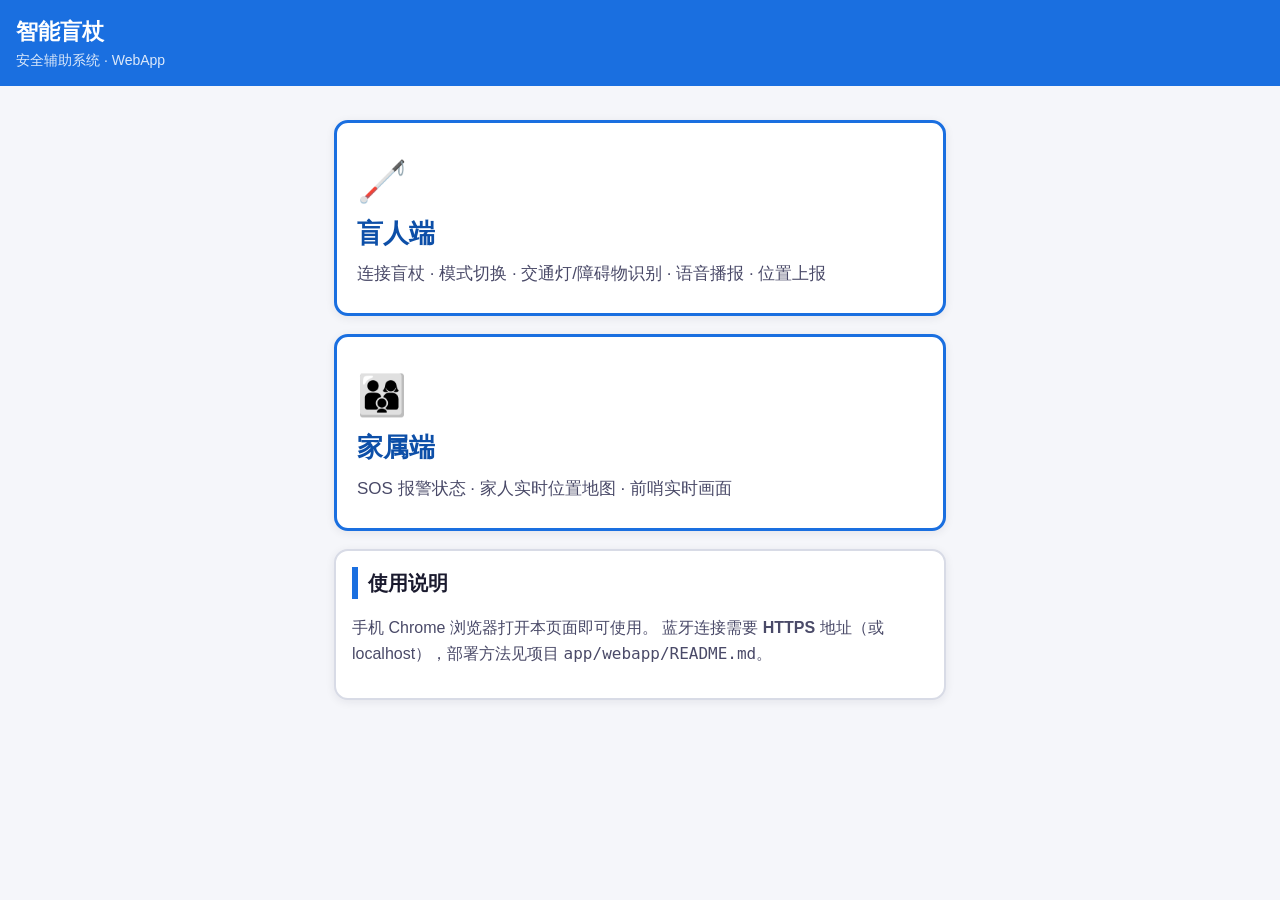
<file: app/webapp/index.html>
<!DOCTYPE html>
<html lang="zh-CN">
<head>
  <meta charset="UTF-8">
  <meta name="viewport" content="width=device-width, initial-scale=1.0, viewport-fit=cover">
  <meta name="theme-color" content="#1a6fe0">
  <title>智能盲杖 · App</title>
  <link rel="stylesheet" href="css/app.css">
</head>
<body>
  <header class="app-header">
    <h1>智能盲杖<span class="sub">安全辅助系统 · WebApp</span></h1>
  </header>

  <main class="page">
    <a class="role-entry" href="blind.html" aria-label="进入盲人端">
      <div class="role-icon" aria-hidden="true">🦯</div>
      <div class="role-title">盲人端</div>
      <div class="role-desc">连接盲杖 · 模式切换 · 交通灯/障碍物识别 · 语音播报 · 位置上报</div>
    </a>

    <a class="role-entry" href="family.html" aria-label="进入家属端">
      <div class="role-icon" aria-hidden="true">👨‍👩‍👦</div>
      <div class="role-title">家属端</div>
      <div class="role-desc">SOS 报警状态 · 家人实时位置地图 · 前哨实时画面</div>
    </a>

    <div class="card">
      <h2>使用说明</h2>
      <p style="font-size:16px;color:var(--c-text-sub)">
        手机 Chrome 浏览器打开本页面即可使用。
        蓝牙连接需要 <b>HTTPS</b> 地址（或 localhost），部署方法见项目
        <code>app/webapp/README.md</code>。
      </p>
    </div>
  </main>

  <div class="toast-area" id="toastArea" aria-live="polite"></div>
</body>
</html>
</file>
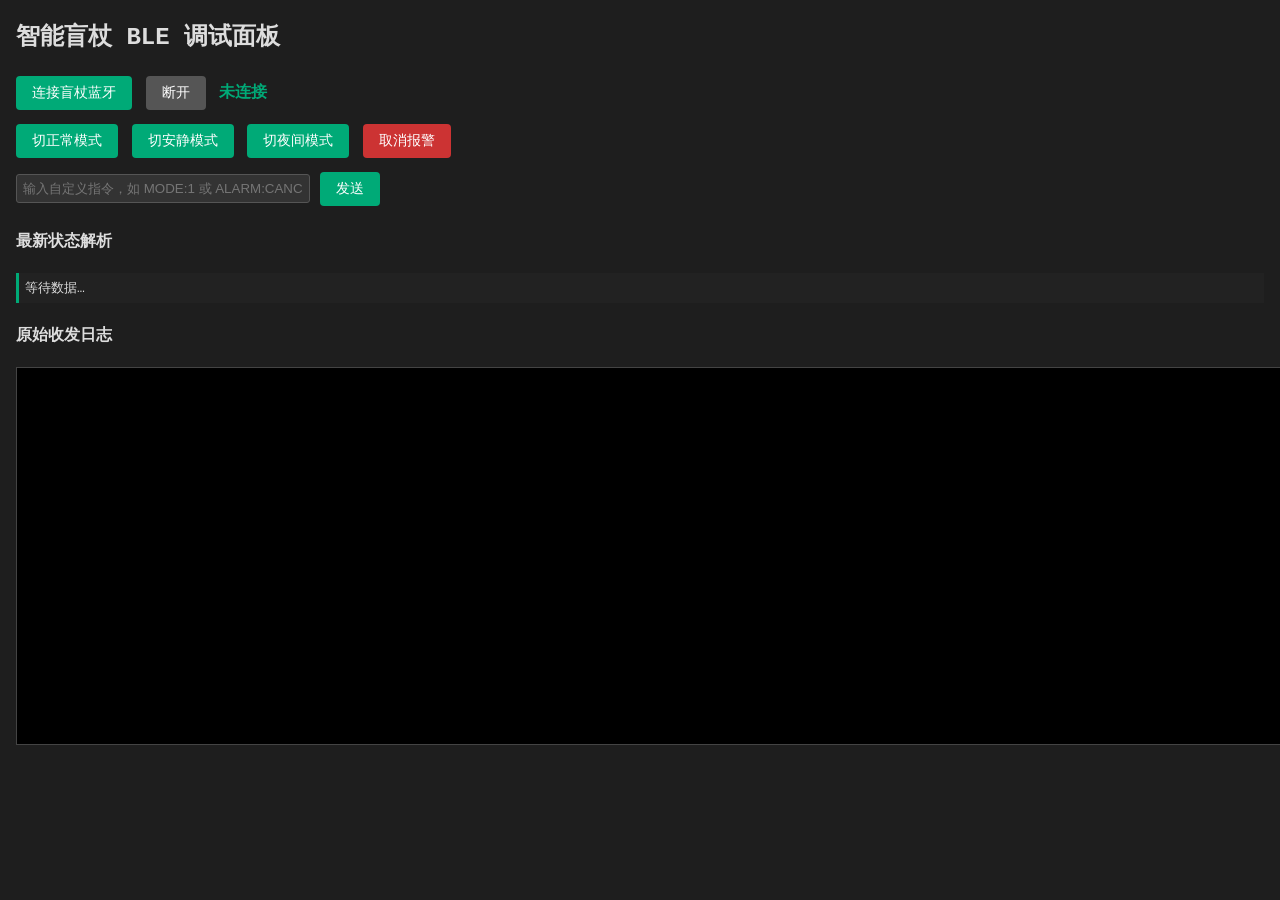
<file: tests/ble_debug.html>
<!DOCTYPE html>
<html lang="zh-CN">
<head>
<meta charset="UTF-8">
<title>智能盲杖 BLE 调试</title>
<style>
  body { font-family: "Microsoft YaHei", monospace; margin: 16px; background:#1e1e1e; color:#ddd; }
  button { padding:8px 16px; margin:4px 4px 4px 0; background:#0a7; color:#fff; border:none; border-radius:4px; cursor:pointer; font-size:14px; }
  button:disabled { background:#555; cursor:not-allowed; }
  button.danger { background:#c33; }
  button.warn { background:#e80; }
  #log { width:100%; height:360px; overflow-y:auto; background:#000; color:#0f0; padding:8px; font-size:12px; border:1px solid #444; white-space:pre-wrap; }
  .row { margin:6px 0; }
  #status { font-weight:bold; color:#0a7; }
  input[type=text] { width:280px; padding:6px; background:#333; color:#fff; border:1px solid #555; border-radius:3px; }
  .parsed { background:#222; border-left:3px solid #0a7; padding:6px; margin:4px 0; font-size:13px; }
</style>
</head>
<body>
<h2>智能盲杖 BLE 调试面板</h2>

<div class="row">
  <button id="btnConnect">连接盲杖蓝牙</button>
  <button id="btnDisconnect" disabled>断开</button>
  <span id="status">未连接</span>
</div>

<div class="row">
  <button id="btnMode0">切正常模式</button>
  <button id="btnMode1">切安静模式</button>
  <button id="btnMode2">切夜间模式</button>
  <button id="btnCancel" class="danger">取消报警</button>
</div>

<div class="row">
  <input type="text" id="cmdInput" placeholder="输入自定义指令，如 MODE:1 或 ALARM:CANCEL">
  <button id="btnSend">发送</button>
</div>

<h4>最新状态解析</h4>
<div id="parsed" class="parsed">等待数据…</div>

<h4>原始收发日志</h4>
<div id="log"></div>

<script>
const SERVICE_UUID = '6e400001-b5a3-f393-e0a9-e50e24dcca9e';
const RX_UUID       = '6e400002-b5a3-f393-e0a9-e50e24dcca9e'; // 盲杖 RX（写）
const TX_UUID       = '6e400003-b5a3-f393-e0a9-e50e24dcca9e'; // 盲杖 TX（通知）

let rxChar = null, txChar = null, device = null;
let log = document.getElementById('log');
let parsed = document.getElementById('parsed');
let buf = '';

function appendLog(s) {
  const t = new Date().toLocaleTimeString();
  log.textContent += `[${t}] ${s}\n`;
  log.scrollTop = log.scrollHeight;
}

function setStatus(s, ok=true) {
  parsed.style.borderLeftColor = ok ? '#0a7' : '#c33';
  document.getElementById('status').textContent = s;
}

// 解析状态字符串，友好显示
function parseStatus(line) {
  const parts = {};
  line.split(',').forEach(p => {
    const [k, v] = p.split(':');
    if (k) parts[k.trim()] = v.trim();
  });
  const modeNames = ['正常', '安静', '夜间'];
  const alarmText = parts['ALARM'] === 'MANUAL' ? '🚨主动报警' :
                    parts['ALARM'] === 'FALL' ? '🤕跌倒中' : '✅正常';
  const fallStateText = ['空闲', '失重中', '已确认跌倒'];
  const fallIdx = parseInt(parts['FALLST'] || 0);
  const modeIdx = parseInt(parts['MODE'] || 0);
  parsed.innerHTML = `
    <b>障碍</b>: 低位 ${parts['DIST']||'-'}cm / 高位 ${parts['HIGH']||'-'}cm → 类型 ${parts['TYPE']||'-'} 等级 ${parts['LEVEL']||'-'}<br>
    <b>模式</b>: ${modeNames[modeIdx] || parts['MODE']}　<b>电量</b>: ${parts['BATT']||'-'}%<br>
    <b>报警</b>: ${alarmText}　<b>跌倒状态</b>: ${fallStateText[fallIdx] || parts['FALLST']}<br>
    <b>加速度合</b>: ${parts['ACC']||'-'}g　<b>MPU</b>: ${parts['MPU']==='1' ? '在线' : '离线'}<br>
    <b>编码器</b>: ${parts['ENC']||'-'}<br>
    <b>GPS</b>: (${parts['LAT']||'-'}, ${parts['LNG']||'-'})
  `;
}

document.getElementById('btnConnect').onclick = async () => {
  try {
    device = await navigator.bluetooth.requestDevice({
      filters: [{ namePrefix: 'SmartCane' }],
      optionalServices: [SERVICE_UUID]
    });
    appendLog('正在连接 ' + device.name + ' ...');
    const server = await device.gatt.connect();
    appendLog('GATT 已连接');
    const service = await server.getPrimaryService(SERVICE_UUID);
    rxChar = await service.getCharacteristic(RX_UUID);
    txChar = await service.getCharacteristic(TX_UUID);
    await txChar.startNotifications();
    txChar.addEventListener('characteristicvaluechanged', e => {
      const dec = new TextDecoder();
      buf += dec.decode(e.target.value);
      let idx;
      while ((idx = buf.indexOf('\n')) >= 0) {
        const line = buf.slice(0, idx).trim();
        buf = buf.slice(idx + 1);
        if (line) {
          appendLog('← ' + line);
          if (line.startsWith('DIST:')) parseStatus(line);
        }
      }
    });
    setStatus('已连接 ' + device.name, true);
    document.getElementById('btnConnect').disabled = true;
    document.getElementById('btnDisconnect').disabled = false;
    appendLog('通知已开启，等待数据…');
  } catch (err) {
    appendLog('连接失败: ' + err);
    setStatus('连接失败', false);
  }
};

document.getElementById('btnDisconnect').onclick = () => {
  if (device && device.gatt.connected) device.gatt.disconnect();
  setStatus('已断开', false);
  document.getElementById('btnConnect').disabled = false;
  document.getElementById('btnDisconnect').disabled = true;
};

async function sendCmd(s) {
  if (!rxChar) { appendLog('未连接，无法发送'); return; }
  let enc = new TextEncoder();
  await rxChar.writeValue(enc.encode(s));
  appendLog('→ ' + s.replace(/\n/g, '\\n'));
}

document.getElementById('btnSend').onclick = () => {
  const v = document.getElementById('cmdInput').value.trim();
  if (v) sendCmd(v.endsWith('\n') ? v : v + '\n');
};
document.getElementById('cmdInput').addEventListener('keydown', e => {
  if (e.key === 'Enter') document.getElementById('btnSend').click();
});

document.getElementById('btnMode0').onclick = () => sendCmd('MODE:0\n');
document.getElementById('btnMode1').onclick = () => sendCmd('MODE:1\n');
document.getElementById('btnMode2').onclick = () => sendCmd('MODE:2\n');
document.getElementById('btnCancel').onclick = () => sendCmd('ALARM:CANCEL\n');
</script>
</body>
</html>
</file>
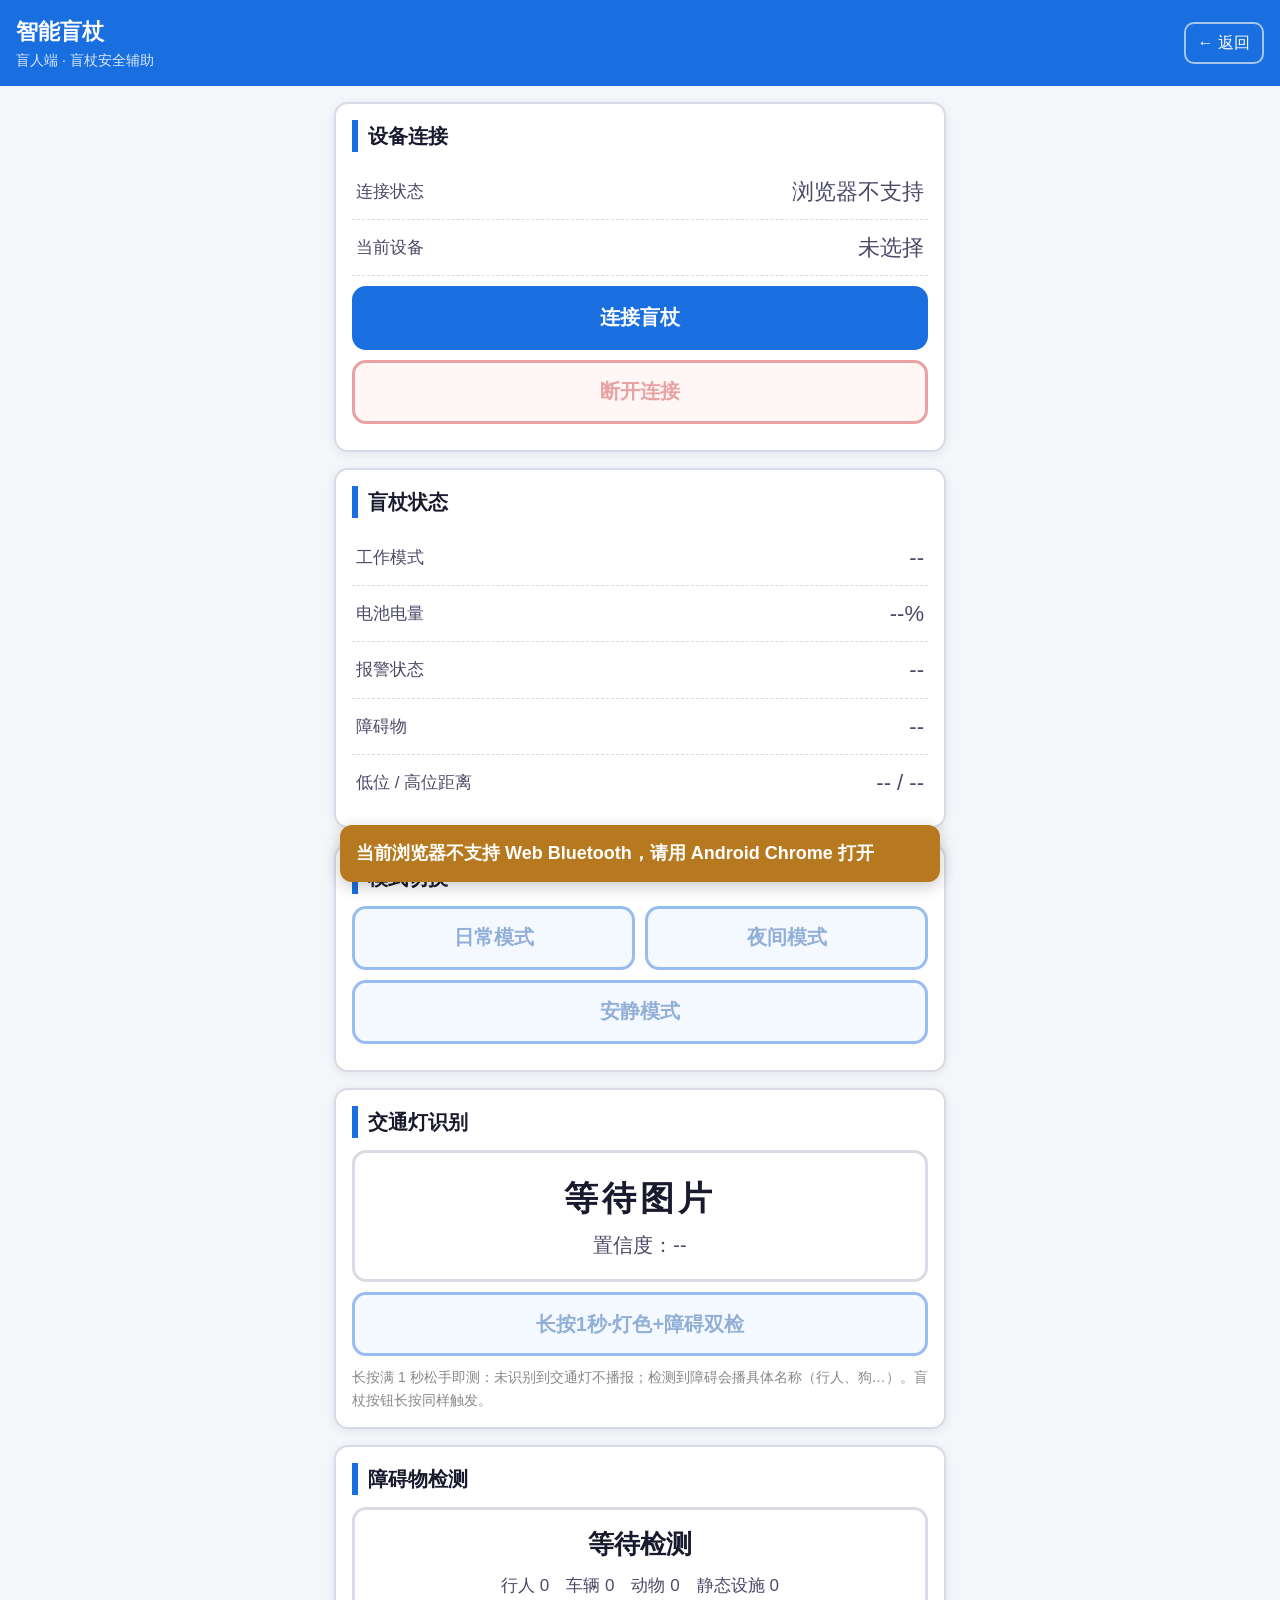
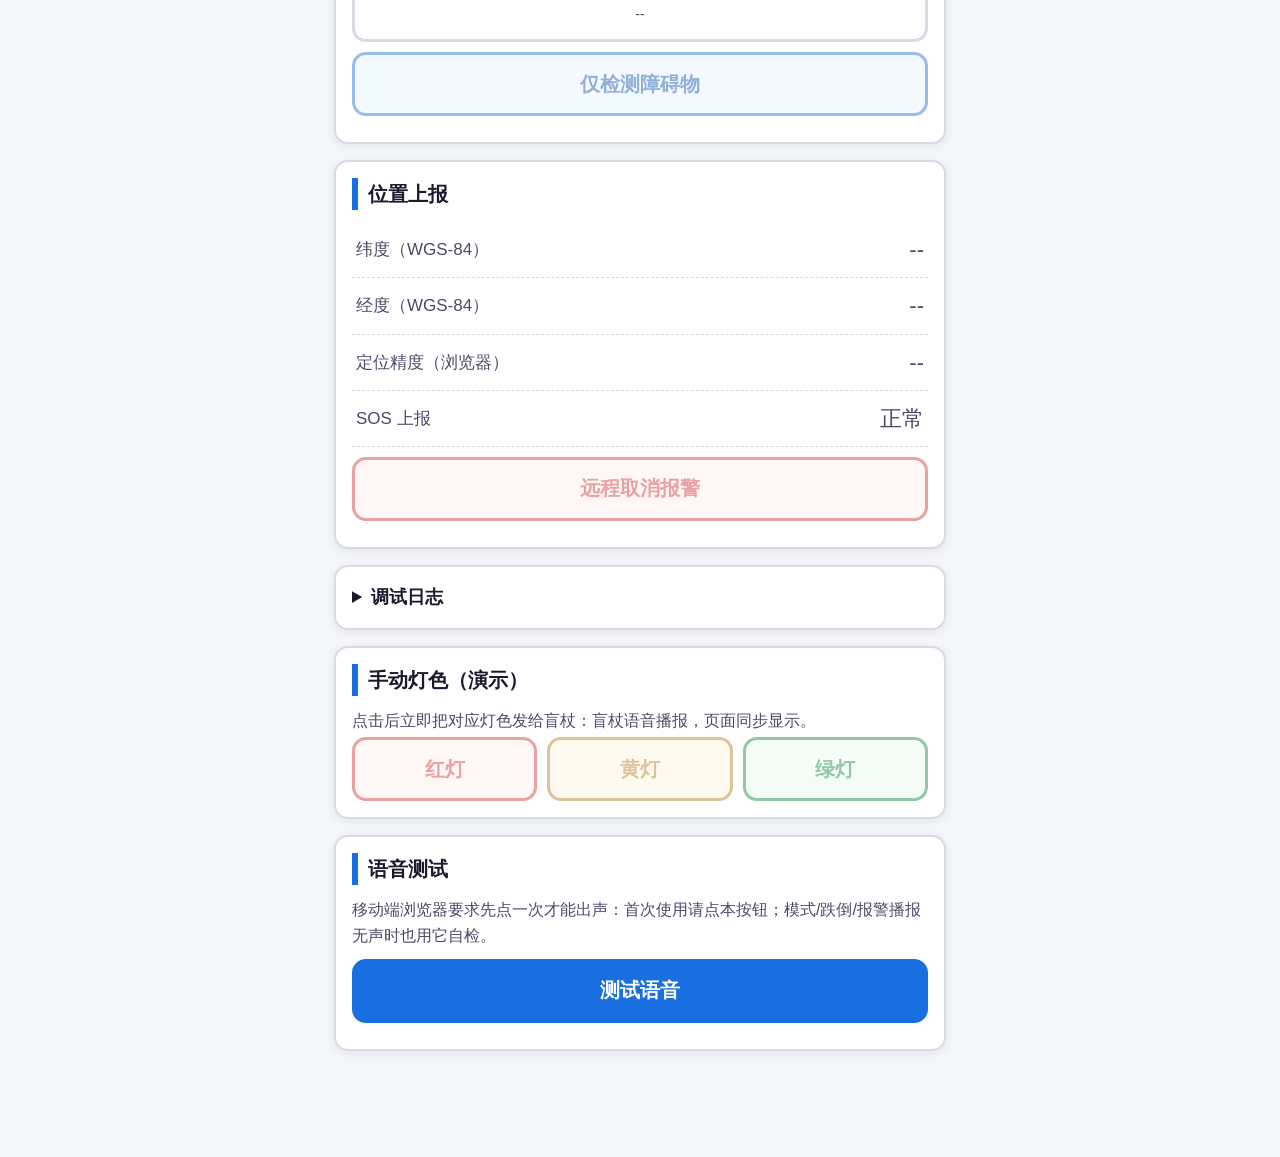
<file: app/webapp/blind.html>
<!DOCTYPE html>
<html lang="zh-CN">
<head>
  <meta charset="UTF-8">
  <meta name="viewport" content="width=device-width, initial-scale=1.0, viewport-fit=cover">
  <meta name="theme-color" content="#1a6fe0">
  <title>智能盲杖 · 盲人端</title>
  <link rel="stylesheet" href="css/app.css">
</head>
<body>
  <header class="app-header">
    <h1>智能盲杖<span class="sub">盲人端 · 盲杖安全辅助</span></h1>
    <a class="back-link" href="index.html">← 返回</a>
  </header>

  <main class="page">
    <!-- ===== 设备连接 ===== -->
    <section class="card" aria-label="设备连接">
      <h2>设备连接</h2>
      <div class="row">
        <span class="label">连接状态</span>
        <span class="value muted" id="bleState" aria-live="polite">未连接</span>
      </div>
      <div class="row">
        <span class="label">当前设备</span>
        <span class="value muted" id="bleDevice">未选择</span>
      </div>
      <button class="btn btn-solid" id="btnConnect">连接盲杖</button>
      <button class="btn btn-danger" id="btnDisconnect" disabled>断开连接</button>
    </section>

    <!-- ===== 实时状态 ===== -->
    <section class="card" aria-label="盲杖状态">
      <h2>盲杖状态</h2>
      <div class="row">
        <span class="label">工作模式</span>
        <span class="value muted" id="caneMode">--</span>
      </div>
      <div class="row">
        <span class="label">电池电量</span>
        <span class="value muted" id="caneBatt">--%</span>
      </div>
      <div class="row">
        <span class="label">报警状态</span>
        <span class="value muted" id="caneAlarm">--</span>
      </div>
      <div class="row">
        <span class="label">障碍物</span>
        <span class="value muted" id="caneObstacle">--</span>
      </div>
      <div class="row">
        <span class="label">低位 / 高位距离</span>
        <span class="value muted" id="caneDist">-- / --</span>
      </div>
    </section>

    <!-- ===== 模式切换 ===== -->
    <section class="card" aria-label="模式切换">
      <h2>模式切换</h2>
      <div class="btn-grid">
        <button class="btn" id="btnMode0" disabled>日常模式</button>
        <button class="btn" id="btnMode2" disabled>夜间模式</button>
      </div>
      <button class="btn" id="btnMode1" disabled>安静模式</button>
    </section>

    <!-- ===== 交通灯识别 ===== -->
    <section class="card" aria-label="交通灯识别">
      <h2>交通灯识别</h2>
      <div class="light-box" id="lightBox">
        <div class="light-color" id="lightColor" aria-live="assertive">等待图片</div>
        <div class="light-conf" id="lightConf">置信度：--</div>
      </div>
      <button class="btn hold-btn" id="btnCapture" disabled>长按1秒·灯色+障碍双检</button>
      <p class="muted">长按满 1 秒松手即测：未识别到交通灯不播报；检测到障碍会播具体名称（行人、狗…）。盲杖按钮长按同样触发。</p>
    </section>

    <!-- ===== 障碍物检测 ===== -->
    <section class="card" aria-label="障碍物检测">
      <h2>障碍物检测</h2>
      <div class="barrier-box" id="barrierBox">
        <div class="barrier-summary" id="barrierSummary" aria-live="assertive">等待检测</div>
        <div class="barrier-counts" id="barrierCounts">行人 0　车辆 0　动物 0　静态设施 0</div>
        <div class="barrier-detail" id="barrierDetail">--</div>
      </div>
      <button class="btn" id="btnBarrier" disabled>仅检测障碍物</button>
    </section>

    <!-- ===== 位置与上传 ===== -->
    <section class="card" aria-label="位置上报">
      <h2>位置上报</h2>
      <div class="row">
        <span class="label">纬度（WGS-84）</span>
        <span class="value muted" id="geoLat">--</span>
      </div>
      <div class="row">
        <span class="label">经度（WGS-84）</span>
        <span class="value muted" id="geoLng">--</span>
      </div>
      <div class="row">
        <span class="label">定位精度（浏览器）</span>
        <span class="value muted" id="geoAcc">--</span>
      </div>
      <div class="row">
        <span class="label">SOS 上报</span>
        <span class="value muted" id="sosState">正常</span>
      </div>
      <button class="btn btn-danger" id="btnAlarmCancel" disabled>远程取消报警</button>
    </section>

    <!-- ===== 调试日志 ===== -->
    <details class="card">
      <summary style="font-size:18px;font-weight:700">调试日志</summary>
      <div class="log" id="logView" aria-label="调试日志"></div>
    </details>

    <!-- ===== 手动灯色（演示） ===== -->
    <section class="card" aria-label="手动灯色">
      <h2>手动灯色（演示）</h2>
      <p style="font-size:16px;color:var(--c-text-sub);margin:0 0 4px">
        点击后立即把对应灯色发给盲杖：盲杖语音播报，页面同步显示。
      </p>
      <div class="btn-grid-3">
        <button class="btn btn-danger" id="btnLightRed" disabled>红灯</button>
        <button class="btn btn-warning" id="btnLightYellow" disabled>黄灯</button>
        <button class="btn btn-success" id="btnLightGreen" disabled>绿灯</button>
      </div>
    </section>
    <!-- ===== 语音测试（手机代读自检 / 移动端解锁） ===== -->
    <section class="card" aria-label="语音测试">
      <h2>语音测试</h2>
      <p style="font-size:16px;color:var(--c-text-sub);margin:0 0 4px">
        移动端浏览器要求先点一次才能出声：首次使用请点本按钮；模式/跌倒/报警播报无声时也用它自检。
      </p>
      <button class="btn btn-solid" id="btnVoiceTest">测试语音</button>
    </section>
  </main>

  <div class="toast-area" id="toastArea" aria-live="polite"></div>

  <!-- 依赖：core → services → 页面控制器（顺序加载，无需构建工具） -->
  <script src="js/core/config.js"></script>
  <script src="js/core/bus.js"></script>
  <script src="js/core/store.js"></script>
  <script src="js/core/protocol.js"></script>
  <script src="js/services/ble.js"></script>
  <script src="js/services/firebase.js"></script>
  <script src="js/services/trafficlight.js"></script>
  <script src="js/services/barrier.js"></script>
  <script src="js/services/coords.js"></script>
  <script src="js/services/geo.js"></script>
  <script src="js/services/tts.js"></script>
  <script src="js/blind/app.js"></script>
</body>
</html>
</file>
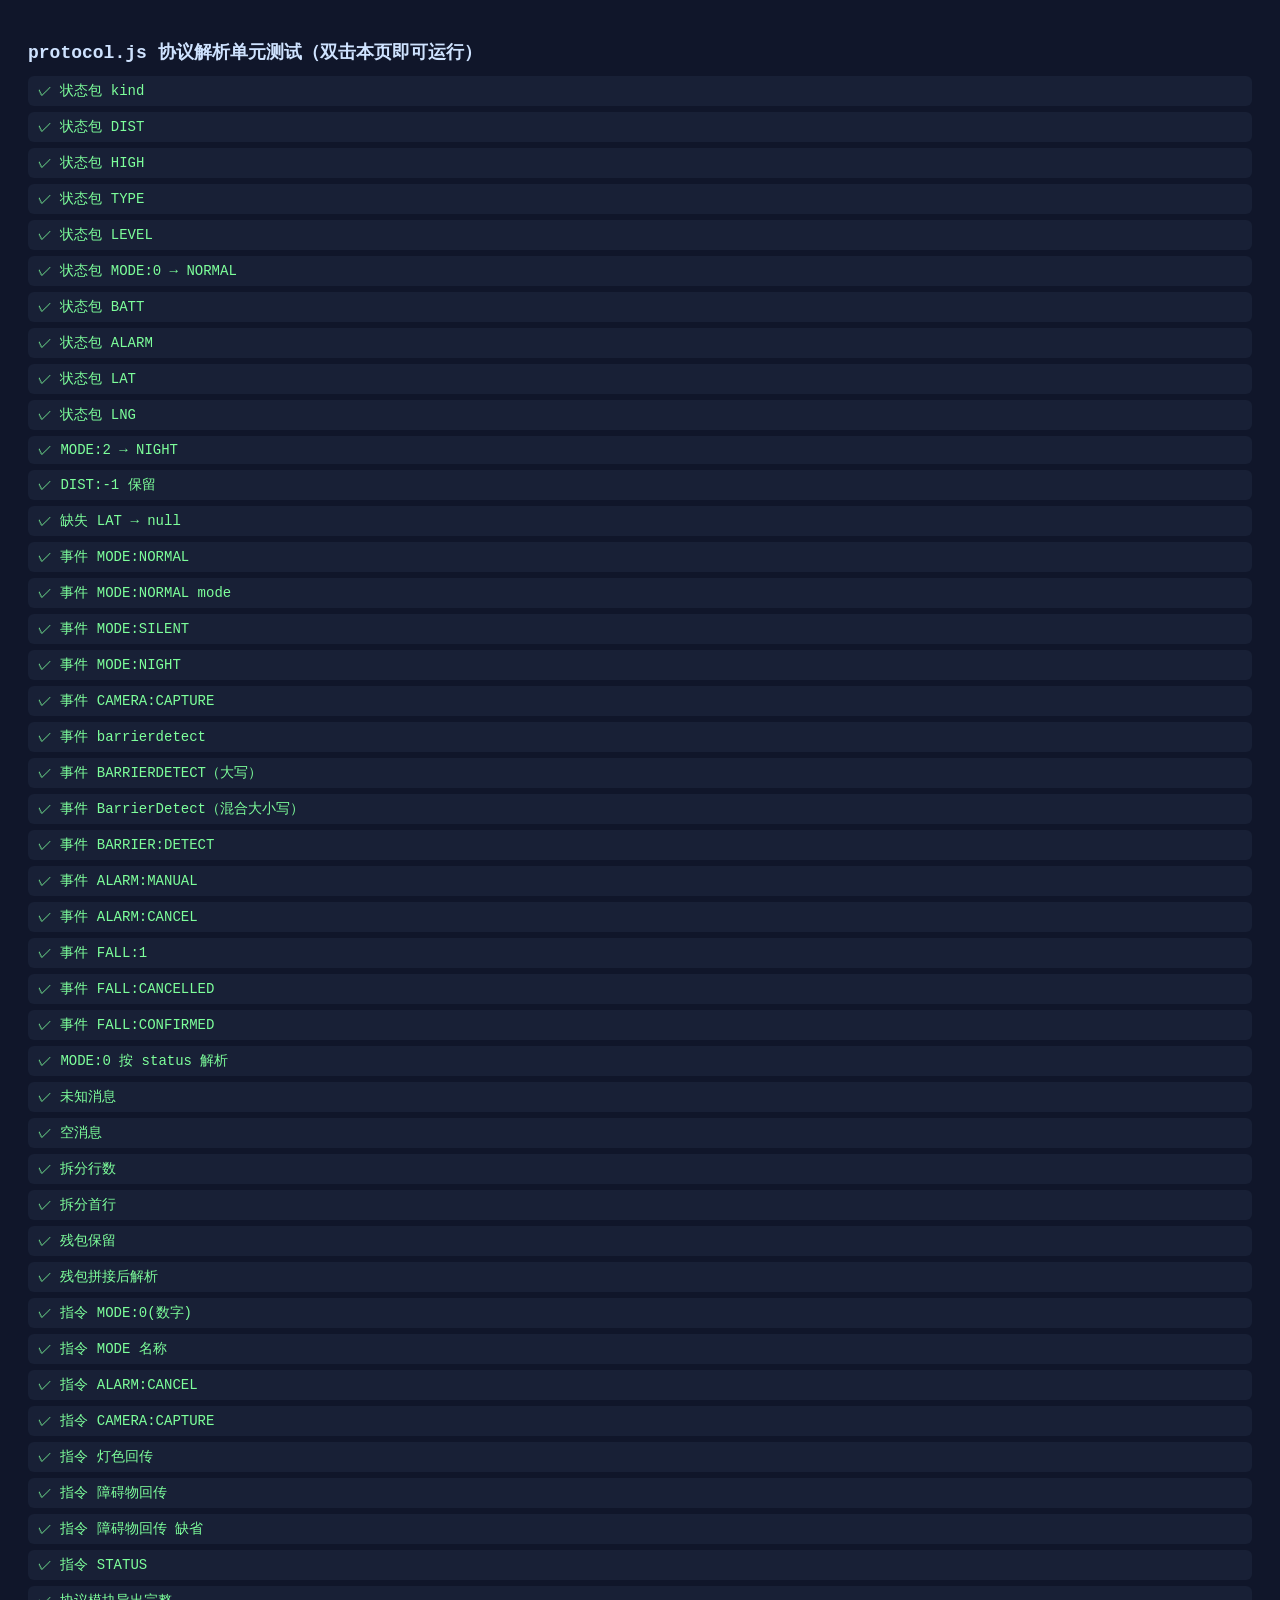
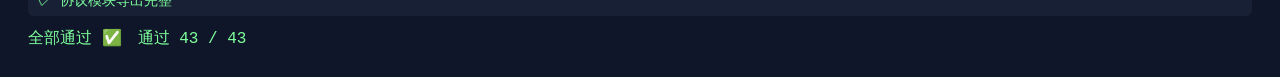
<file: app/webapp/tests/protocol.test.html>
<!DOCTYPE html>
<html lang="zh-CN">
<head>
  <meta charset="UTF-8">
  <title>protocol.js 单元测试 — 智能盲杖 WebApp</title>
  <style>
    body { font-family: Consolas, monospace; background: #10162a; color: #cfe3ff; padding: 20px; font-size: 14px; }
    h1 { font-size: 18px; }
    .pass { color: #7dff9b; }
    .fail { color: #ff7d7d; font-weight: bold; }
    .case { margin: 6px 0; padding: 6px 10px; background: #182036; border-radius: 6px; }
    pre { white-space: pre-wrap; }
    #summary { font-size: 16px; margin-top: 12px; }
  </style>
</head>
<body>
  <h1>protocol.js 协议解析单元测试（双击本页即可运行）</h1>
  <div id="results"></div>
  <div id="summary"></div>

  <script src="../js/core/protocol.js"></script>
  <script>
    (function () {
      var P = SmartCane.protocol;
      var pass = 0, fail = 0;
      var box = document.getElementById('results');

      function eq(name, actual, expected) {
        var ok = JSON.stringify(actual) === JSON.stringify(expected);
        if (ok) pass++; else fail++;
        var div = document.createElement('div');
        div.className = 'case ' + (ok ? 'pass' : 'fail');
        div.textContent = (ok ? '✓ ' : '✗ ') + name +
          (ok ? '' : '\n  期望: ' + JSON.stringify(expected) + '\n  实际: ' + JSON.stringify(actual));
        box.appendChild(div);
      }

      // ===== 周期状态包解析（含扩展字段）=====
      var s1 = P.parseLine('DIST:85,HIGH:120,TYPE:LARGE,LEVEL:1,MODE:0,BATT:85,ALARM:NORMAL,FALLST:0,ENC:42,ACC:1.02,MPU:1,LAT:30.123456,LNG:120.654321,LIGHT:无');
      eq('状态包 kind', s1.kind, P.KIND.STATUS);
      eq('状态包 DIST', s1.status.dist, 85);
      eq('状态包 HIGH', s1.status.high, 120);
      eq('状态包 TYPE', s1.status.type, 'LARGE');
      eq('状态包 LEVEL', s1.status.level, 1);
      eq('状态包 MODE:0 → NORMAL', s1.status.mode, 'NORMAL');
      eq('状态包 BATT', s1.status.batt, 85);
      eq('状态包 ALARM', s1.status.alarm, 'NORMAL');
      eq('状态包 LAT', s1.status.lat, 30.123456);
      eq('状态包 LNG', s1.status.lng, 120.654321);

      var s2 = P.parseLine('DIST:-1,HIGH:-1,TYPE:SAFE,LEVEL:0,MODE:2,BATT:20,ALARM:NORMAL');
      eq('MODE:2 → NIGHT', s2.status.mode, 'NIGHT');
      eq('DIST:-1 保留', s2.status.dist, -1);
      eq('缺失 LAT → null', s2.status.lat, null);

      // ===== 事件消息 =====
      eq('事件 MODE:NORMAL', P.parseLine('MODE:NORMAL').event.type, P.EVENT_TYPE.MODE_SWITCH);
      eq('事件 MODE:NORMAL mode', P.parseLine('MODE:NORMAL').event.mode, 'NORMAL');
      eq('事件 MODE:SILENT', P.parseLine('MODE:SILENT').event.mode, 'SILENT');
      eq('事件 MODE:NIGHT', P.parseLine('MODE:NIGHT').event.mode, 'NIGHT');
      eq('事件 CAMERA:CAPTURE', P.parseLine('CAMERA:CAPTURE').event.type, P.EVENT_TYPE.CAMERA_CAPTURE);
      eq('事件 barrierdetect', P.parseLine('barrierdetect').event.type, P.EVENT_TYPE.BARRIER_DETECT);
      eq('事件 BARRIERDETECT（大写）', P.parseLine('BARRIERDETECT').event.type, P.EVENT_TYPE.BARRIER_DETECT);
      eq('事件 BarrierDetect（混合大小写）', P.parseLine('BarrierDetect').event.type, P.EVENT_TYPE.BARRIER_DETECT);
      eq('事件 BARRIER:DETECT', P.parseLine('BARRIER:DETECT').event.type, P.EVENT_TYPE.BARRIER_DETECT);
      eq('事件 ALARM:MANUAL', P.parseLine('ALARM:MANUAL').event.type, P.EVENT_TYPE.ALARM_MANUAL);
      eq('事件 ALARM:CANCEL', P.parseLine('ALARM:CANCEL').event.type, P.EVENT_TYPE.ALARM_CANCEL);
      eq('事件 FALL:1', P.parseLine('FALL:1').event.type, P.EVENT_TYPE.FALL_DETECTED);
      eq('事件 FALL:CANCELLED', P.parseLine('FALL:CANCELLED').event.type, P.EVENT_TYPE.FALL_CANCELLED);
      eq('事件 FALL:CONFIRMED', P.parseLine('FALL:CONFIRMED').event.type, P.EVENT_TYPE.FALL_CONFIRMED);

      // ===== 注意：MODE:0 是状态包片段，不会误判为事件（事件只匹配名称）=====
      var m0 = P.parseLine('MODE:0');
      eq('MODE:0 按 status 解析', m0.kind, P.KIND.STATUS);

      // ===== 未知消息 =====
      eq('未知消息', P.parseLine('HELLO').kind, P.KIND.UNKNOWN);
      eq('空消息', P.parseLine('   ').kind, P.KIND.UNKNOWN);

      // ===== 按行拆分（含粘包/半包）=====
      var r1 = P.splitLines('', 'DIST:85,HIGH:120\r\nTYPE:');
      eq('拆分行数', r1.lines.length, 1);
      eq('拆分首行', r1.lines[0], 'DIST:85,HIGH:120');
      eq('残包保留', r1.rest, 'TYPE:');
      var r2 = P.splitLines(r1.rest, 'LARGE,MODE:0\n');
      eq('残包拼接后解析', P.parseLine(r2.lines[0]).status.type, 'LARGE');

      // ===== 指令构造 =====
      eq('指令 MODE:0(数字)', P.cmdSetMode(0), 'MODE:0');
      eq('指令 MODE 名称', P.cmdSetMode('SILENT'), 'MODE:1');
      eq('指令 ALARM:CANCEL', P.cmdAlarmCancel(), 'ALARM:CANCEL');
      eq('指令 CAMERA:CAPTURE', P.cmdCameraCapture(), 'CAMERA:CAPTURE');
      eq('指令 灯色回传', P.cmdLightResult('GREEN'), 'GREEN');
      eq('指令 障碍物回传', P.cmdBarrierResult('BARRIER:PED2,VEH1'), 'BARRIER:PED2,VEH1');
      eq('指令 障碍物回传 缺省', P.cmdBarrierResult(), 'BARRIER:NONE');
      eq('指令 STATUS', P.cmdQueryStatus(), 'STATUS');

      // ===== 识别响应解析（trafficlight.js 未在本页加载，此处仅测 protocol 模块）=====
      eq('协议模块导出完整', typeof P.parseLine === 'function' &&
        typeof P.splitLines === 'function' &&
        typeof P.cmdSetMode === 'function', true);

      document.getElementById('summary').innerHTML =
        '<span class="' + (fail ? 'fail' : 'pass') + '">' +
        (fail === 0 ? '全部通过 ✅' : '存在失败 ❌') +
        '　通过 ' + pass + ' / ' + (pass + fail) + '</span>';
    })();
  </script>
</body>
</html>
</file>
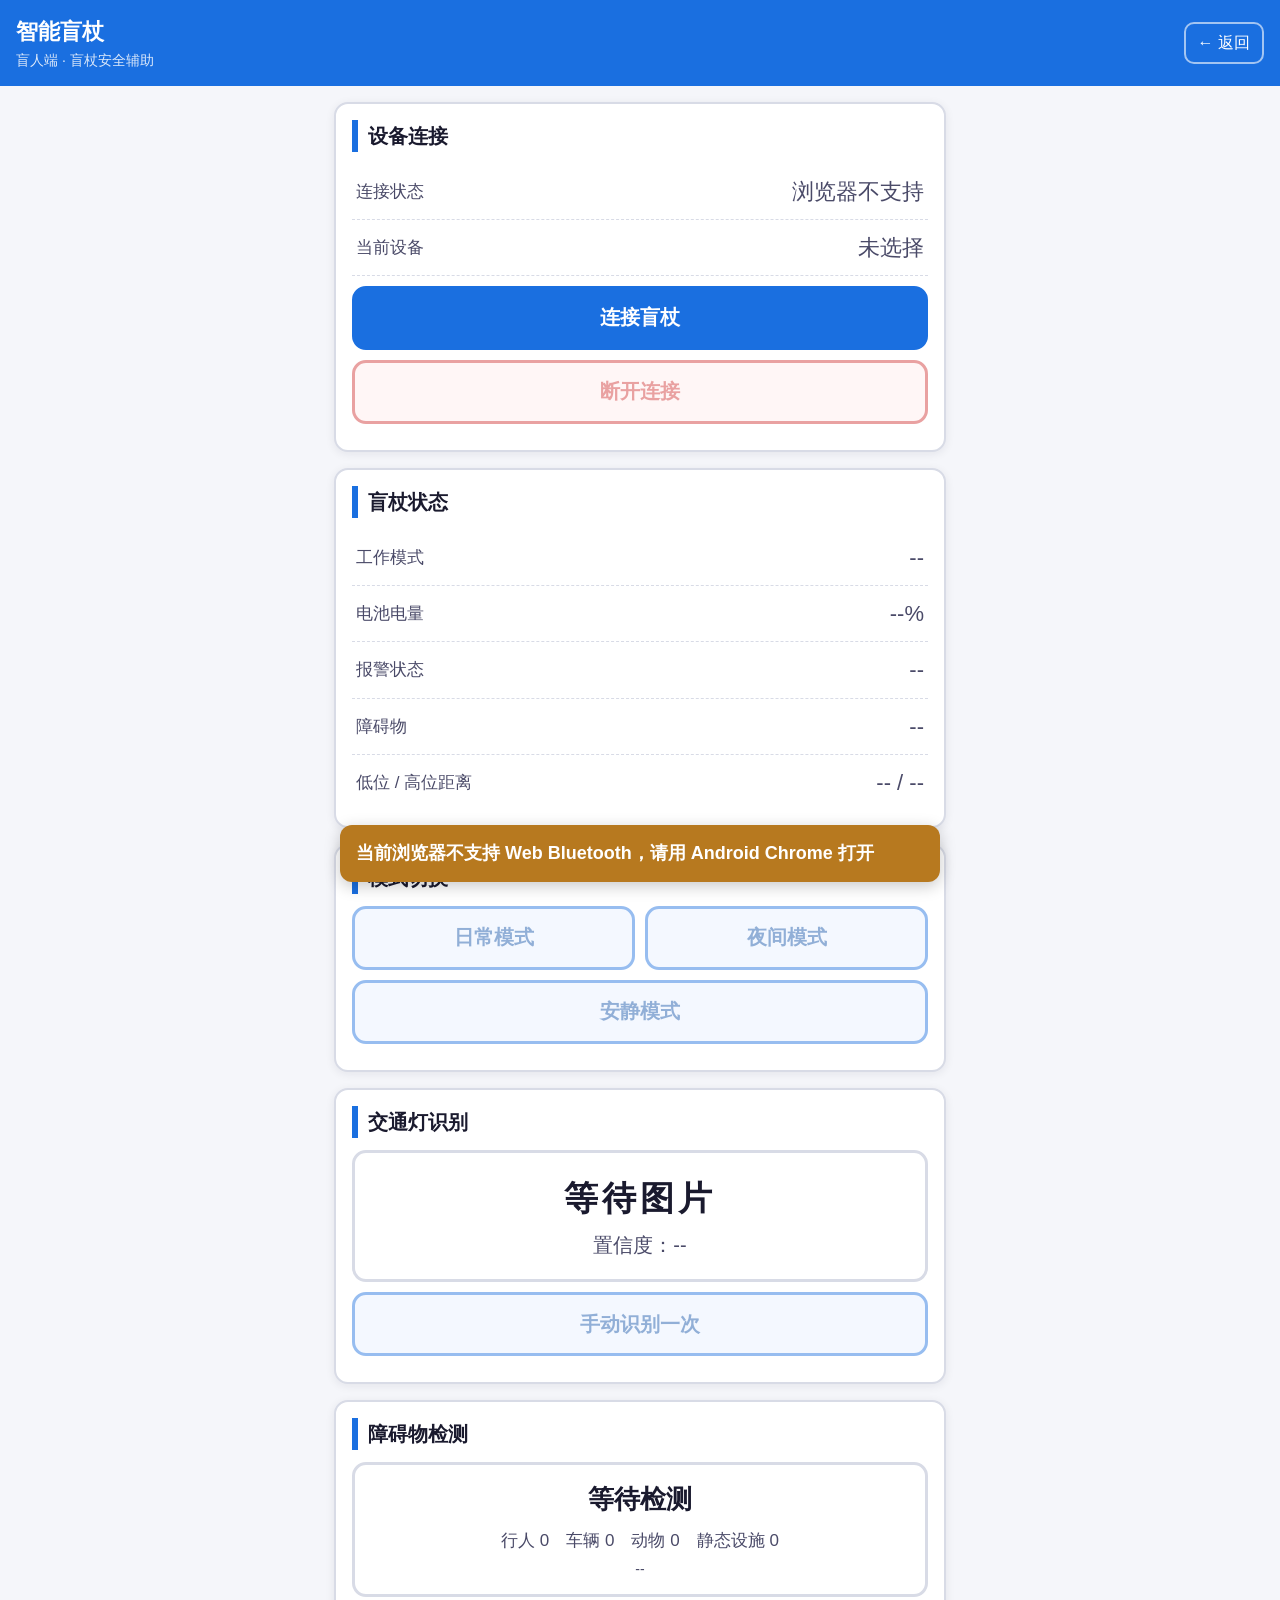
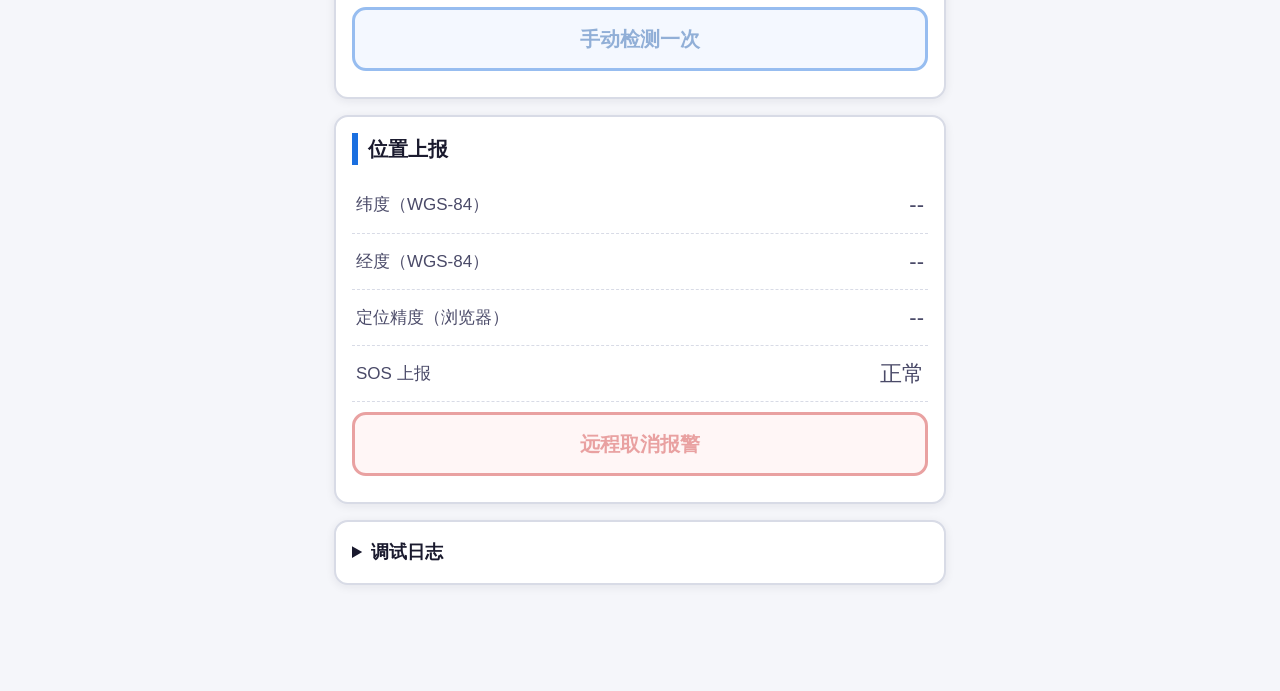
<file: app/android/apk-blind/app/src/main/assets/webapp/blind.html>
<!DOCTYPE html>
<html lang="zh-CN">
<head>
  <meta charset="UTF-8">
  <meta name="viewport" content="width=device-width, initial-scale=1.0, viewport-fit=cover">
  <meta name="theme-color" content="#1a6fe0">
  <title>智能盲杖 · 盲人端</title>
  <link rel="stylesheet" href="css/app.css">
</head>
<body>
  <header class="app-header">
    <h1>智能盲杖<span class="sub">盲人端 · 盲杖安全辅助</span></h1>
    <a class="back-link" href="index.html">← 返回</a>
  </header>

  <main class="page">
    <!-- ===== 设备连接 ===== -->
    <section class="card" aria-label="设备连接">
      <h2>设备连接</h2>
      <div class="row">
        <span class="label">连接状态</span>
        <span class="value muted" id="bleState" aria-live="polite">未连接</span>
      </div>
      <div class="row">
        <span class="label">当前设备</span>
        <span class="value muted" id="bleDevice">未选择</span>
      </div>
      <button class="btn btn-solid" id="btnConnect">连接盲杖</button>
      <button class="btn btn-danger" id="btnDisconnect" disabled>断开连接</button>
    </section>

    <!-- ===== 实时状态 ===== -->
    <section class="card" aria-label="盲杖状态">
      <h2>盲杖状态</h2>
      <div class="row">
        <span class="label">工作模式</span>
        <span class="value muted" id="caneMode">--</span>
      </div>
      <div class="row">
        <span class="label">电池电量</span>
        <span class="value muted" id="caneBatt">--%</span>
      </div>
      <div class="row">
        <span class="label">报警状态</span>
        <span class="value muted" id="caneAlarm">--</span>
      </div>
      <div class="row">
        <span class="label">障碍物</span>
        <span class="value muted" id="caneObstacle">--</span>
      </div>
      <div class="row">
        <span class="label">低位 / 高位距离</span>
        <span class="value muted" id="caneDist">-- / --</span>
      </div>
    </section>

    <!-- ===== 模式切换 ===== -->
    <section class="card" aria-label="模式切换">
      <h2>模式切换</h2>
      <div class="btn-grid">
        <button class="btn" id="btnMode0" disabled>日常模式</button>
        <button class="btn" id="btnMode2" disabled>夜间模式</button>
      </div>
      <button class="btn" id="btnMode1" disabled>安静模式</button>
    </section>

    <!-- ===== 交通灯识别 ===== -->
    <section class="card" aria-label="交通灯识别">
      <h2>交通灯识别</h2>
      <div class="light-box" id="lightBox">
        <div class="light-color" id="lightColor" aria-live="assertive">等待图片</div>
        <div class="light-conf" id="lightConf">置信度：--</div>
      </div>
      <button class="btn" id="btnCapture" disabled>手动识别一次</button>
    </section>

    <!-- ===== 障碍物检测 ===== -->
    <section class="card" aria-label="障碍物检测">
      <h2>障碍物检测</h2>
      <div class="barrier-box" id="barrierBox">
        <div class="barrier-summary" id="barrierSummary" aria-live="assertive">等待检测</div>
        <div class="barrier-counts" id="barrierCounts">行人 0　车辆 0　动物 0　静态设施 0</div>
        <div class="barrier-detail" id="barrierDetail">--</div>
      </div>
      <button class="btn" id="btnBarrier" disabled>手动检测一次</button>
    </section>

    <!-- ===== 位置与上传 ===== -->
    <section class="card" aria-label="位置上报">
      <h2>位置上报</h2>
      <div class="row">
        <span class="label">纬度（WGS-84）</span>
        <span class="value muted" id="geoLat">--</span>
      </div>
      <div class="row">
        <span class="label">经度（WGS-84）</span>
        <span class="value muted" id="geoLng">--</span>
      </div>
      <div class="row">
        <span class="label">定位精度（浏览器）</span>
        <span class="value muted" id="geoAcc">--</span>
      </div>
      <div class="row">
        <span class="label">SOS 上报</span>
        <span class="value muted" id="sosState">正常</span>
      </div>
      <button class="btn btn-danger" id="btnAlarmCancel" disabled>远程取消报警</button>
    </section>

    <!-- ===== 调试日志 ===== -->
    <details class="card">
      <summary style="font-size:18px;font-weight:700">调试日志</summary>
      <div class="log" id="logView" aria-label="调试日志"></div>
    </details>
  </main>

  <div class="toast-area" id="toastArea" aria-live="polite"></div>

  <!-- 依赖：core → services → 页面控制器（顺序加载，无需构建工具） -->
  <script src="js/core/config.js"></script>
  <script src="js/core/bus.js"></script>
  <script src="js/core/store.js"></script>
  <script src="js/core/protocol.js"></script>
  <script src="js/services/ble.js"></script>
  <script src="js/services/firebase.js"></script>
  <script src="js/services/trafficlight.js"></script>
  <script src="js/services/barrier.js"></script>
  <script src="js/services/coords.js"></script>
  <script src="js/services/geo.js"></script>
  <script src="js/services/tts.js"></script>
  <script src="js/blind/app.js"></script>
</body>
</html>
</file>
<file: app/webapp/css/app.css>
/* =============================================================
   app.css — 智能盲杖 WebApp 设计系统
   设计原则（无障碍优先，服务视障用户）：
   1. 超大字体（基础 18px，关键信息 22~34px）
   2. 高对比度配色（WCAG AA+）
   3. 大触控目标（按钮最小 64px 高）
   ============================================================= */

:root {
  --c-bg: #f5f6fa;
  --c-card: #ffffff;
  --c-text: #1a1a2e;
  --c-text-sub: #4a4a68;
  --c-primary: #1a6fe0;
  --c-primary-dark: #0d4fa8;
  --c-success: #0e8a3e;
  --c-warning: #b7791f;
  --c-danger: #cf3030;
  --c-border: #d8dbe6;
  --radius: 14px;
  --shadow: 0 2px 10px rgba(26, 26, 46, .08);
}

* { box-sizing: border-box; -webkit-tap-highlight-color: transparent; }

html, body {
  margin: 0; padding: 0;
  background: var(--c-bg);
  color: var(--c-text);
  font-family: -apple-system, "PingFang SC", "Microsoft YaHei", "Noto Sans SC", sans-serif;
  font-size: 18px;
  line-height: 1.6;
}

/* ---------- 顶部导航 ---------- */
.app-header {
  background: var(--c-primary);
  color: #fff;
  padding: 14px 16px;
  display: flex; align-items: center; justify-content: space-between;
  position: sticky; top: 0; z-index: 10;
}
.app-header h1 { margin: 0; font-size: 22px; font-weight: 700; }
.app-header .sub { font-size: 14px; opacity: .85; display: block; font-weight: 400; }
.back-link {
  color: #fff; text-decoration: none; font-size: 16px;
  border: 2px solid rgba(255,255,255,.6); border-radius: 10px;
  padding: 6px 12px; white-space: nowrap;
}

/* ---------- 主体容器 ---------- */
.page { max-width: 640px; margin: 0 auto; padding: 16px 14px 90px; }

/* ---------- 卡片分区 ---------- */
.card {
  background: var(--c-card);
  border: 2px solid var(--c-border);
  border-radius: var(--radius);
  box-shadow: var(--shadow);
  padding: 16px;
  margin-bottom: 16px;
}
.card h2 {
  margin: 0 0 12px;
  font-size: 20px;
  border-left: 6px solid var(--c-primary);
  padding-left: 10px;
}

/* ---------- 状态行 ---------- */
.row {
  display: flex; align-items: center; justify-content: space-between;
  gap: 10px; padding: 10px 4px;
  border-bottom: 1px dashed var(--c-border);
  min-height: 52px;
}
.row:last-child { border-bottom: none; }
.row .label { color: var(--c-text-sub); font-size: 17px; flex-shrink: 0; }
.row .value { font-size: 22px; font-weight: 700; text-align: right; word-break: break-all; }
.value.ok     { color: var(--c-success); }
.value.warn   { color: var(--c-warning); }
.value.danger { color: var(--c-danger); }
.value.muted  { color: var(--c-text-sub); font-weight: 400; }

/* ---------- 大按钮 ---------- */
.btn {
  display: block; width: 100%;
  min-height: 64px;
  font-size: 20px; font-weight: 700;
  color: var(--c-primary-dark);
  background: #e8f1ff;
  border: 3px solid var(--c-primary);
  border-radius: var(--radius);
  padding: 12px 16px;
  margin: 10px 0;
  cursor: pointer;
  transition: transform .05s ease, background .15s ease;
}
.btn:active { transform: scale(.98); background: #d3e5ff; }
.btn:disabled { opacity: .45; cursor: not-allowed; }
.btn-solid { background: var(--c-primary); color: #fff; }
.btn-solid:active { background: var(--c-primary-dark); }
.btn-danger { color: var(--c-danger); border-color: var(--c-danger); background: #ffecec; }
.btn-danger:active { background: #ffd8d8; }
.btn-success { color: var(--c-success); border-color: var(--c-success); background: #e8f9ef; }
.btn-warning { color: var(--c-warning); border-color: var(--c-warning); background: #fff6de; }
.btn-warning:active { background: #ffe9b3; }

.btn-grid { display: grid; grid-template-columns: 1fr 1fr; gap: 10px; }
.btn-grid .btn { margin: 0; }
.btn-grid-3 { display: grid; grid-template-columns: repeat(3, 1fr); gap: 10px; }
.btn-grid-3 .btn { margin: 0; }

/* ---------- 状态徽章 ---------- */
.badge {
  display: inline-block; padding: 6px 14px;
  border-radius: 999px; font-size: 18px; font-weight: 700;
}
.badge.ok     { background: #e8f9ef; color: var(--c-success); border: 2px solid var(--c-success); }
.badge.warn   { background: #fdf3e0; color: var(--c-warning); border: 2px solid var(--c-warning); }
.badge.danger { background: #ffecec; color: var(--c-danger);  border: 2px solid var(--c-danger); }
.badge.muted  { background: #eef0f6; color: var(--c-text-sub); border: 2px solid var(--c-border); }

/* ---------- 通知条（aria-live） ---------- */
.toast-area {
  position: fixed; left: 50%; bottom: 18px; transform: translateX(-50%);
  width: min(92vw, 600px); z-index: 100;
}
.toast {
  padding: 14px 16px; margin-top: 8px;
  border-radius: 12px; font-size: 18px; font-weight: 600;
  box-shadow: 0 4px 16px rgba(0,0,0,.22);
  animation: fadein .2s ease;
}
.toast.info    { background: #17325c; color: #fff; }
.toast.success { background: var(--c-success); color: #fff; }
.toast.warning { background: var(--c-warning); color: #fff; }
.toast.danger  { background: var(--c-danger); color: #fff; }
@keyframes fadein { from { opacity: 0; transform: translateY(8px); } to { opacity: 1; } }

/* ---------- 交通灯结果大展示 ---------- */
.light-box {
  text-align: center; padding: 18px 10px;
  border-radius: var(--radius); border: 3px solid var(--c-border);
  margin-top: 6px;
}
.light-box .light-color { font-size: 34px; font-weight: 800; letter-spacing: 4px; }
.light-box .light-conf  { font-size: 20px; color: var(--c-text-sub); margin-top: 4px; }
.light-box.red    { background: #ffe5e5; border-color: var(--c-danger); }
.light-box.red .light-color { color: var(--c-danger); }
.light-box.yellow { background: #fff6de; border-color: var(--c-warning); }
.light-box.yellow .light-color { color: var(--c-warning); }
.light-box.green  { background: #e3f7ea; border-color: var(--c-success); }
.light-box.green .light-color { color: var(--c-success); }

/* ---------- 障碍物检测结果展示 ---------- */
.barrier-box {
  text-align: center; padding: 14px 10px;
  border-radius: var(--radius); border: 3px solid var(--c-border);
  margin-top: 6px;
}
.barrier-box .barrier-summary { font-size: 26px; font-weight: 800; }
.barrier-box .barrier-counts  { font-size: 17px; color: var(--c-text-sub); margin-top: 6px; }
.barrier-box .barrier-detail  { font-size: 14px; color: var(--c-text-sub); margin-top: 4px; min-height: 18px; }
.barrier-box.hit   { background: #fff0e0; border-color: var(--c-warning); }
.barrier-box.hit .barrier-summary { color: var(--c-warning); }
.barrier-box.clear { background: #e3f7ea; border-color: var(--c-success); }
.barrier-box.clear .barrier-summary { color: var(--c-success); }

/* ---------- 家属端地图与画面 ---------- */
.map-wrap {
  height: 380px; border-radius: var(--radius);
  overflow: hidden; border: 2px solid var(--c-border);
}
.snapshot {
  width: 100%; border-radius: var(--radius);
  border: 2px solid var(--c-border); display: block;
  background: #222; min-height: 200px; object-fit: contain;
}
.snapshot.offline { padding: 60px 0; color: #999; background: #2a2a2a; font-size: 18px; text-align: center; }

/* ---------- 首页入口 ---------- */
.role-entry {
  display: block; text-decoration: none; color: inherit;
  background: var(--c-card); border: 3px solid var(--c-primary);
  border-radius: var(--radius); box-shadow: var(--shadow);
  padding: 26px 20px; margin: 18px 0; cursor: pointer;
}
.role-entry:active { transform: scale(.99); }
.role-entry .role-title { font-size: 26px; font-weight: 800; color: var(--c-primary-dark); }
.role-entry .role-desc { font-size: 17px; color: var(--c-text-sub); margin-top: 6px; }
.role-entry .role-icon { font-size: 40px; }

/* ---------- 设置对话框 ---------- */
.dialog-mask {
  position: fixed; inset: 0; background: rgba(0,0,0,.45);
  display: flex; align-items: center; justify-content: center;
  z-index: 200; padding: 14px;
}
.dialog {
  background: #fff; border-radius: var(--radius);
  width: min(96vw, 560px); max-height: 86vh; overflow: auto;
  padding: 18px;
}
.dialog h2 { margin: 0 0 10px; font-size: 20px; }
.dialog label { display: block; font-size: 16px; color: var(--c-text-sub); margin: 12px 0 4px; }
.dialog input[type=text], .dialog input[type=url] {
  width: 100%; font-size: 17px; padding: 10px;
  border: 2px solid var(--c-border); border-radius: 10px;
}

/* ---------- 日志（调试） ---------- */
.log {
  background: #10162a; color: #bfe3c0;
  font-family: Consolas, monospace; font-size: 13px;
  border-radius: 10px; padding: 10px;
  max-height: 180px; overflow: auto;
  white-space: pre-wrap; word-break: break-all;
}

/* 视障放大模式（页面内开关切换 html.font-xlarge） */
html.font-xlarge { font-size: 22px; }
html.font-xlarge .value { font-size: 26px; }
html.font-xlarge .btn { font-size: 23px; }

/* ===== 双检长按按钮：屏蔽移动端长按系统菜单/文字选中/滚动误触 ===== */
.hold-btn {
  -webkit-touch-callout: none;          /* iOS Safari 长按不弹放大镜/菜单 */
  -webkit-user-select: none;
  user-select: none;
  touch-action: none;                   /* 按住期间不触发页面滚动 */
}
p.muted { color: #888; font-size: 14px; margin: 6px 0 0; }
</file>
<file: app/android/apk-blind/app/src/main/assets/webapp/css/app.css>
/* =============================================================
   app.css — 智能盲杖 WebApp 设计系统
   设计原则（无障碍优先，服务视障用户）：
   1. 超大字体（基础 18px，关键信息 22~34px）
   2. 高对比度配色（WCAG AA+）
   3. 大触控目标（按钮最小 64px 高）
   ============================================================= */

:root {
  --c-bg: #f5f6fa;
  --c-card: #ffffff;
  --c-text: #1a1a2e;
  --c-text-sub: #4a4a68;
  --c-primary: #1a6fe0;
  --c-primary-dark: #0d4fa8;
  --c-success: #0e8a3e;
  --c-warning: #b7791f;
  --c-danger: #cf3030;
  --c-border: #d8dbe6;
  --radius: 14px;
  --shadow: 0 2px 10px rgba(26, 26, 46, .08);
}

* { box-sizing: border-box; -webkit-tap-highlight-color: transparent; }

html, body {
  margin: 0; padding: 0;
  background: var(--c-bg);
  color: var(--c-text);
  font-family: -apple-system, "PingFang SC", "Microsoft YaHei", "Noto Sans SC", sans-serif;
  font-size: 18px;
  line-height: 1.6;
}

/* ---------- 顶部导航 ---------- */
.app-header {
  background: var(--c-primary);
  color: #fff;
  padding: 14px 16px;
  display: flex; align-items: center; justify-content: space-between;
  position: sticky; top: 0; z-index: 10;
}
.app-header h1 { margin: 0; font-size: 22px; font-weight: 700; }
.app-header .sub { font-size: 14px; opacity: .85; display: block; font-weight: 400; }
.back-link {
  color: #fff; text-decoration: none; font-size: 16px;
  border: 2px solid rgba(255,255,255,.6); border-radius: 10px;
  padding: 6px 12px; white-space: nowrap;
}

/* ---------- 主体容器 ---------- */
.page { max-width: 640px; margin: 0 auto; padding: 16px 14px 90px; }

/* ---------- 卡片分区 ---------- */
.card {
  background: var(--c-card);
  border: 2px solid var(--c-border);
  border-radius: var(--radius);
  box-shadow: var(--shadow);
  padding: 16px;
  margin-bottom: 16px;
}
.card h2 {
  margin: 0 0 12px;
  font-size: 20px;
  border-left: 6px solid var(--c-primary);
  padding-left: 10px;
}

/* ---------- 状态行 ---------- */
.row {
  display: flex; align-items: center; justify-content: space-between;
  gap: 10px; padding: 10px 4px;
  border-bottom: 1px dashed var(--c-border);
  min-height: 52px;
}
.row:last-child { border-bottom: none; }
.row .label { color: var(--c-text-sub); font-size: 17px; flex-shrink: 0; }
.row .value { font-size: 22px; font-weight: 700; text-align: right; word-break: break-all; }
.value.ok     { color: var(--c-success); }
.value.warn   { color: var(--c-warning); }
.value.danger { color: var(--c-danger); }
.value.muted  { color: var(--c-text-sub); font-weight: 400; }

/* ---------- 大按钮 ---------- */
.btn {
  display: block; width: 100%;
  min-height: 64px;
  font-size: 20px; font-weight: 700;
  color: var(--c-primary-dark);
  background: #e8f1ff;
  border: 3px solid var(--c-primary);
  border-radius: var(--radius);
  padding: 12px 16px;
  margin: 10px 0;
  cursor: pointer;
  transition: transform .05s ease, background .15s ease;
}
.btn:active { transform: scale(.98); background: #d3e5ff; }
.btn:disabled { opacity: .45; cursor: not-allowed; }
.btn-solid { background: var(--c-primary); color: #fff; }
.btn-solid:active { background: var(--c-primary-dark); }
.btn-danger { color: var(--c-danger); border-color: var(--c-danger); background: #ffecec; }
.btn-danger:active { background: #ffd8d8; }
.btn-success { color: var(--c-success); border-color: var(--c-success); background: #e8f9ef; }

.btn-grid { display: grid; grid-template-columns: 1fr 1fr; gap: 10px; }
.btn-grid .btn { margin: 0; }

/* ---------- 状态徽章 ---------- */
.badge {
  display: inline-block; padding: 6px 14px;
  border-radius: 999px; font-size: 18px; font-weight: 700;
}
.badge.ok     { background: #e8f9ef; color: var(--c-success); border: 2px solid var(--c-success); }
.badge.warn   { background: #fdf3e0; color: var(--c-warning); border: 2px solid var(--c-warning); }
.badge.danger { background: #ffecec; color: var(--c-danger);  border: 2px solid var(--c-danger); }
.badge.muted  { background: #eef0f6; color: var(--c-text-sub); border: 2px solid var(--c-border); }

/* ---------- 通知条（aria-live） ---------- */
.toast-area {
  position: fixed; left: 50%; bottom: 18px; transform: translateX(-50%);
  width: min(92vw, 600px); z-index: 100;
}
.toast {
  padding: 14px 16px; margin-top: 8px;
  border-radius: 12px; font-size: 18px; font-weight: 600;
  box-shadow: 0 4px 16px rgba(0,0,0,.22);
  animation: fadein .2s ease;
}
.toast.info    { background: #17325c; color: #fff; }
.toast.success { background: var(--c-success); color: #fff; }
.toast.warning { background: var(--c-warning); color: #fff; }
.toast.danger  { background: var(--c-danger); color: #fff; }
@keyframes fadein { from { opacity: 0; transform: translateY(8px); } to { opacity: 1; } }

/* ---------- 交通灯结果大展示 ---------- */
.light-box {
  text-align: center; padding: 18px 10px;
  border-radius: var(--radius); border: 3px solid var(--c-border);
  margin-top: 6px;
}
.light-box .light-color { font-size: 34px; font-weight: 800; letter-spacing: 4px; }
.light-box .light-conf  { font-size: 20px; color: var(--c-text-sub); margin-top: 4px; }
.light-box.red    { background: #ffe5e5; border-color: var(--c-danger); }
.light-box.red .light-color { color: var(--c-danger); }
.light-box.yellow { background: #fff6de; border-color: var(--c-warning); }
.light-box.yellow .light-color { color: var(--c-warning); }
.light-box.green  { background: #e3f7ea; border-color: var(--c-success); }
.light-box.green .light-color { color: var(--c-success); }

/* ---------- 障碍物检测结果展示 ---------- */
.barrier-box {
  text-align: center; padding: 14px 10px;
  border-radius: var(--radius); border: 3px solid var(--c-border);
  margin-top: 6px;
}
.barrier-box .barrier-summary { font-size: 26px; font-weight: 800; }
.barrier-box .barrier-counts  { font-size: 17px; color: var(--c-text-sub); margin-top: 6px; }
.barrier-box .barrier-detail  { font-size: 14px; color: var(--c-text-sub); margin-top: 4px; min-height: 18px; }
.barrier-box.hit   { background: #fff0e0; border-color: var(--c-warning); }
.barrier-box.hit .barrier-summary { color: var(--c-warning); }
.barrier-box.clear { background: #e3f7ea; border-color: var(--c-success); }
.barrier-box.clear .barrier-summary { color: var(--c-success); }

/* ---------- 家属端地图与画面 ---------- */
.map-wrap {
  height: 380px; border-radius: var(--radius);
  overflow: hidden; border: 2px solid var(--c-border);
}
.snapshot {
  width: 100%; border-radius: var(--radius);
  border: 2px solid var(--c-border); display: block;
  background: #222; min-height: 200px; object-fit: contain;
}
.snapshot.offline { padding: 60px 0; color: #999; background: #2a2a2a; font-size: 18px; text-align: center; }

/* ---------- 首页入口 ---------- */
.role-entry {
  display: block; text-decoration: none; color: inherit;
  background: var(--c-card); border: 3px solid var(--c-primary);
  border-radius: var(--radius); box-shadow: var(--shadow);
  padding: 26px 20px; margin: 18px 0; cursor: pointer;
}
.role-entry:active { transform: scale(.99); }
.role-entry .role-title { font-size: 26px; font-weight: 800; color: var(--c-primary-dark); }
.role-entry .role-desc { font-size: 17px; color: var(--c-text-sub); margin-top: 6px; }
.role-entry .role-icon { font-size: 40px; }

/* ---------- 设置对话框 ---------- */
.dialog-mask {
  position: fixed; inset: 0; background: rgba(0,0,0,.45);
  display: flex; align-items: center; justify-content: center;
  z-index: 200; padding: 14px;
}
.dialog {
  background: #fff; border-radius: var(--radius);
  width: min(96vw, 560px); max-height: 86vh; overflow: auto;
  padding: 18px;
}
.dialog h2 { margin: 0 0 10px; font-size: 20px; }
.dialog label { display: block; font-size: 16px; color: var(--c-text-sub); margin: 12px 0 4px; }
.dialog input[type=text], .dialog input[type=url] {
  width: 100%; font-size: 17px; padding: 10px;
  border: 2px solid var(--c-border); border-radius: 10px;
}

/* ---------- 日志（调试） ---------- */
.log {
  background: #10162a; color: #bfe3c0;
  font-family: Consolas, monospace; font-size: 13px;
  border-radius: 10px; padding: 10px;
  max-height: 180px; overflow: auto;
  white-space: pre-wrap; word-break: break-all;
}

/* 视障放大模式（页面内开关切换 html.font-xlarge） */
html.font-xlarge { font-size: 22px; }
html.font-xlarge .value { font-size: 26px; }
html.font-xlarge .btn { font-size: 23px; }
</file>
